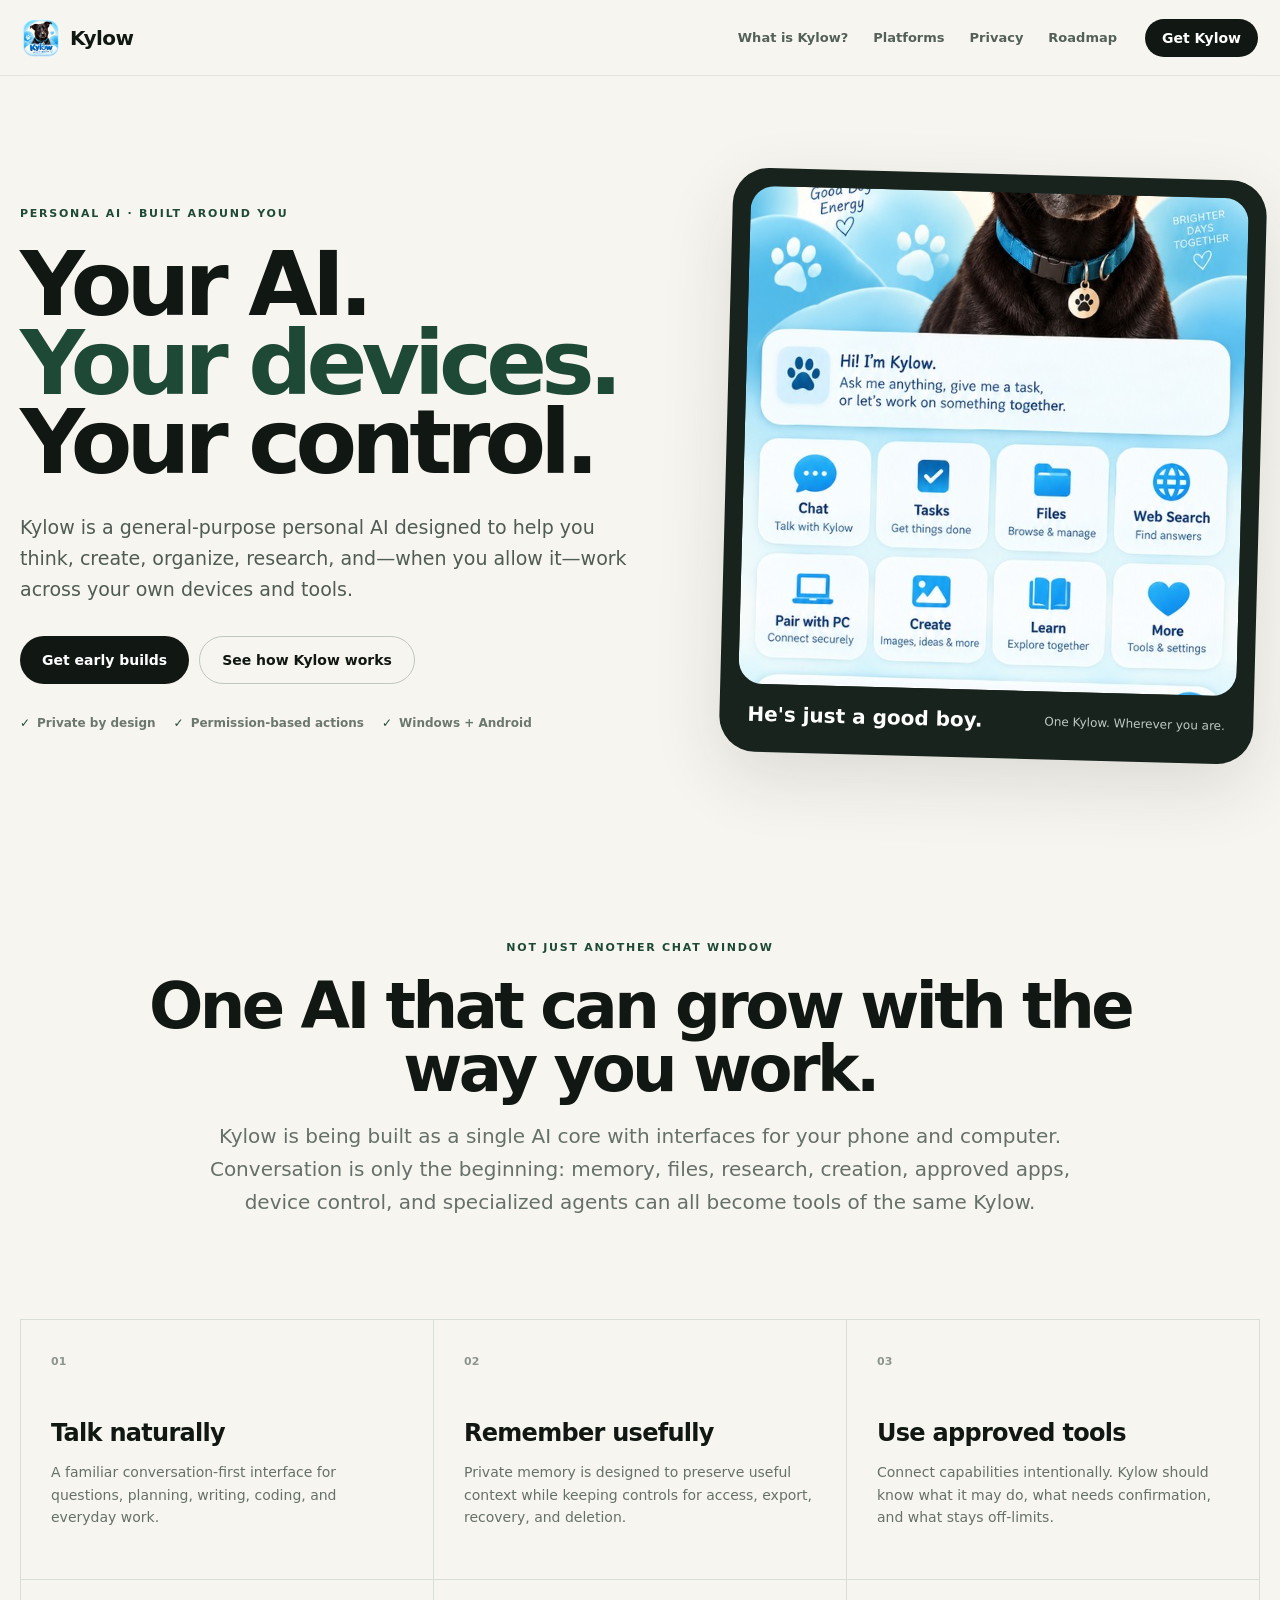
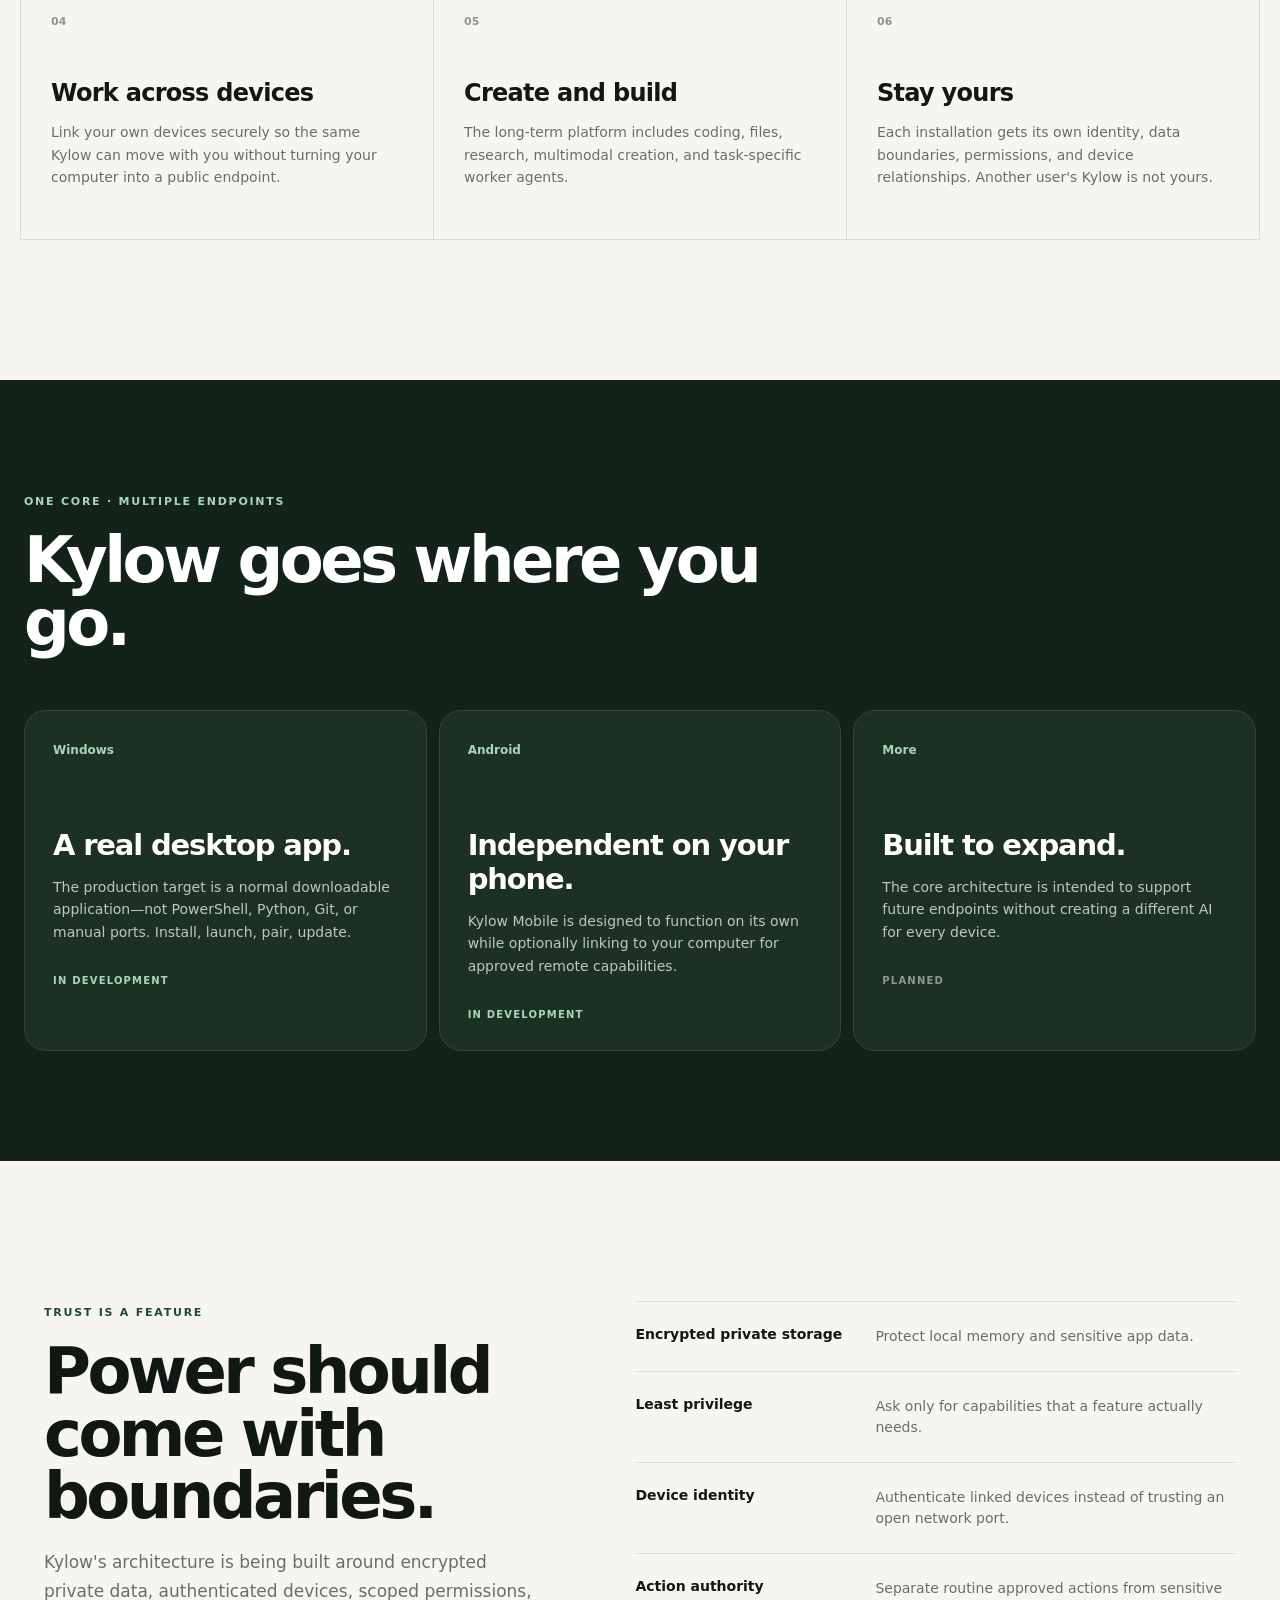
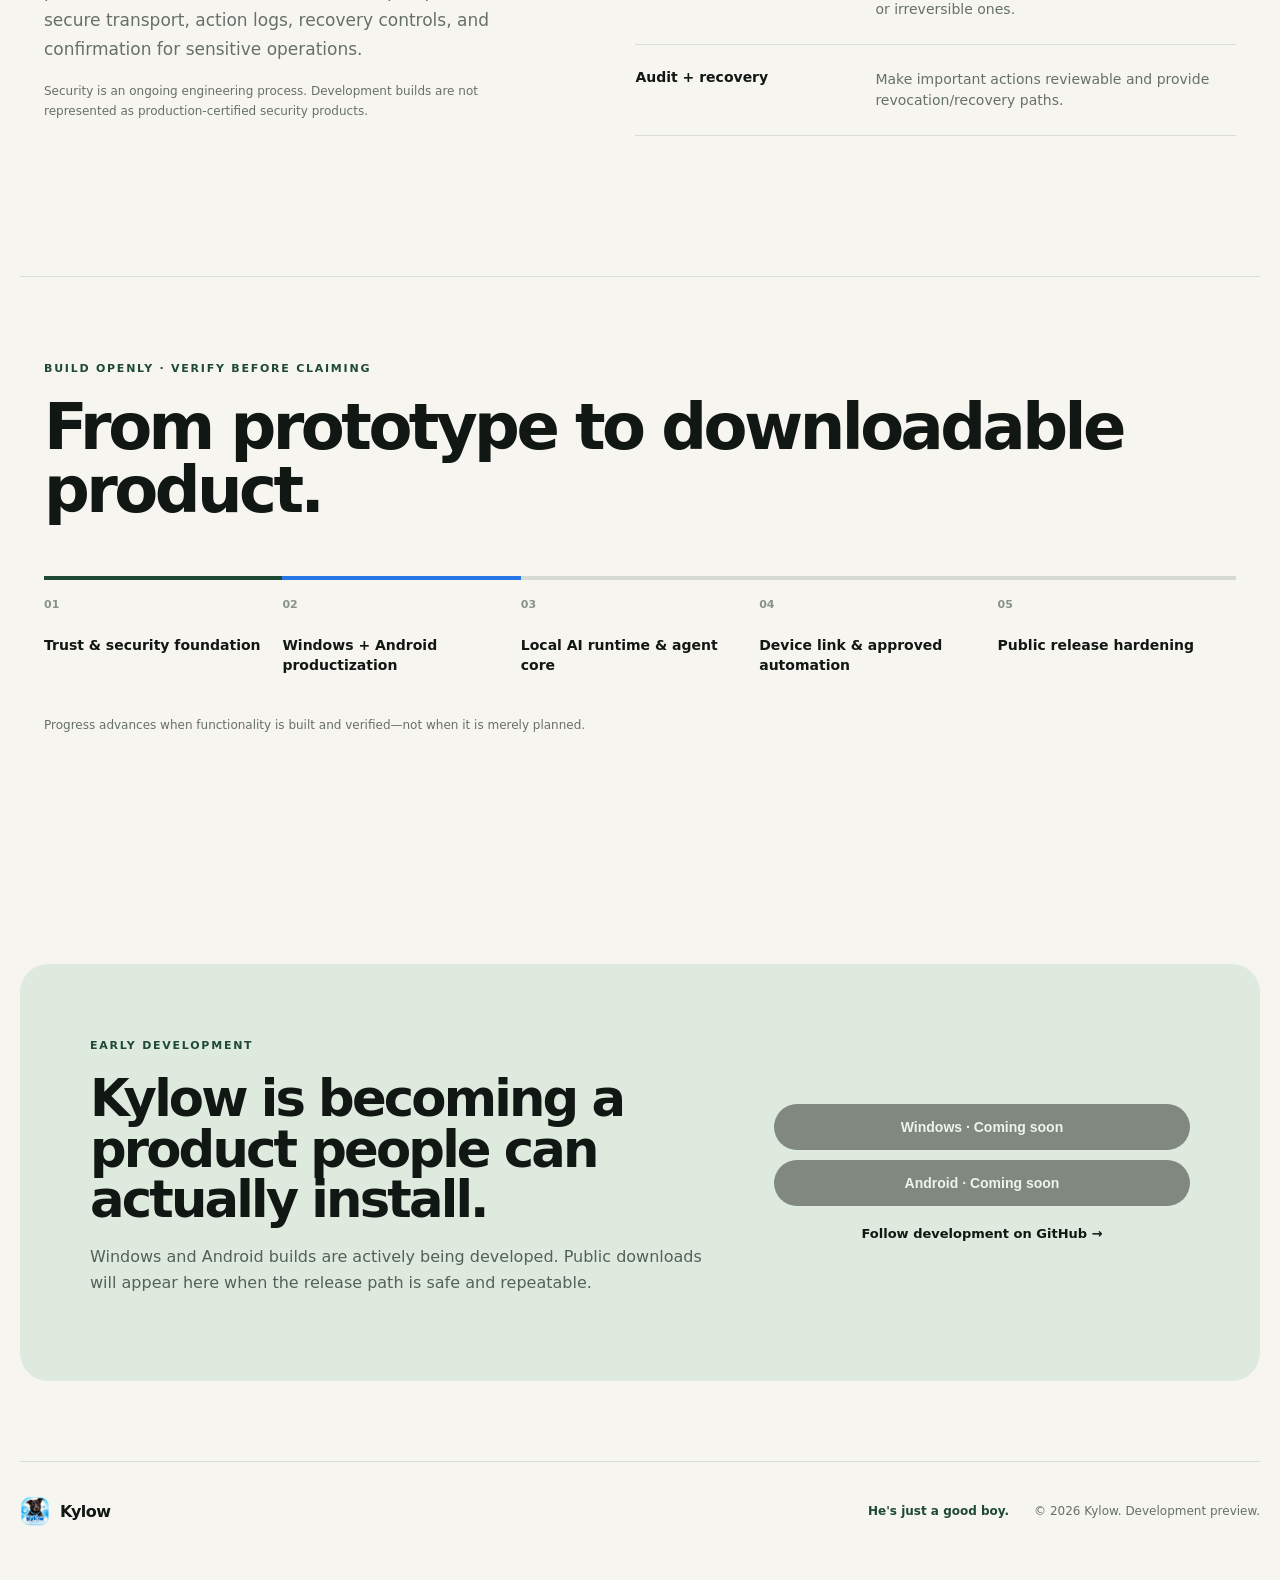
<file: index.html>
<!doctype html>
<html lang="en">
<head>
<meta charset="utf-8"><meta name="viewport" content="width=device-width,initial-scale=1,viewport-fit=cover">
<meta name="theme-color" content="#f7f5ef">
<meta name="description" content="Kylow is a personal AI being built to work across your devices, with private memory, approved tools, and user-controlled automation.">
<title>Kylow — He's just a good boy.</title>
<link rel="icon" type="image/png" href="./android/app/src/main/res/drawable-nodpi/kylow_launcher_512.png">
<link rel="stylesheet" href="./assets/styles.css">
</head>
<body>
<header class="site-header"><a class="brand" href="#top"><img src="./android/app/src/main/res/drawable-nodpi/kylow_launcher_512.png" alt=""><span>Kylow</span></a><nav aria-label="Primary"><a href="#what">What is Kylow?</a><a href="#platforms">Platforms</a><a href="#privacy">Privacy</a><a href="#roadmap">Roadmap</a></nav><a class="button small" href="#download">Get Kylow</a></header>
<main id="top">
<section class="hero"><div class="hero-copy"><span class="kicker">PERSONAL AI · BUILT AROUND YOU</span><h1>Your AI.<br><em>Your devices.</em><br>Your control.</h1><p>Kylow is a general-purpose personal AI designed to help you think, create, organize, research, and—when you allow it—work across your own devices and tools.</p><div class="actions"><a class="button" href="#download">Get early builds</a><a class="button ghost" href="#what">See how Kylow works</a></div><div class="trustline"><span>Private by design</span><span>Permission-based actions</span><span>Windows + Android</span></div></div><div class="hero-art"><div class="art-card"><img src="./android/app/src/main/res/drawable-nodpi/kylow_ui_600.jpg" alt="Kylow app artwork featuring the friendly black dog mascot"><div class="art-caption"><b>He's just a good boy.</b><span>One Kylow. Wherever you are.</span></div></div></div></section>
<section class="statement" id="what"><span class="kicker">NOT JUST ANOTHER CHAT WINDOW</span><h2>One AI that can grow with the way you work.</h2><p>Kylow is being built as a single AI core with interfaces for your phone and computer. Conversation is only the beginning: memory, files, research, creation, approved apps, device control, and specialized agents can all become tools of the same Kylow.</p></section>
<section class="feature-grid"><article><span>01</span><h3>Talk naturally</h3><p>A familiar conversation-first interface for questions, planning, writing, coding, and everyday work.</p></article><article><span>02</span><h3>Remember usefully</h3><p>Private memory is designed to preserve useful context while keeping controls for access, export, recovery, and deletion.</p></article><article><span>03</span><h3>Use approved tools</h3><p>Connect capabilities intentionally. Kylow should know what it may do, what needs confirmation, and what stays off-limits.</p></article><article><span>04</span><h3>Work across devices</h3><p>Link your own devices securely so the same Kylow can move with you without turning your computer into a public endpoint.</p></article><article><span>05</span><h3>Create and build</h3><p>The long-term platform includes coding, files, research, multimodal creation, and task-specific worker agents.</p></article><article><span>06</span><h3>Stay yours</h3><p>Each installation gets its own identity, data boundaries, permissions, and device relationships. Another user's Kylow is not yours.</p></article></section>
<section class="platforms" id="platforms"><div><span class="kicker">ONE CORE · MULTIPLE ENDPOINTS</span><h2>Kylow goes where you go.</h2></div><div class="platform-cards"><article><b>Windows</b><h3>A real desktop app.</h3><p>The production target is a normal downloadable application—not PowerShell, Python, Git, or manual ports. Install, launch, pair, update.</p><span class="status">IN DEVELOPMENT</span></article><article><b>Android</b><h3>Independent on your phone.</h3><p>Kylow Mobile is designed to function on its own while optionally linking to your computer for approved remote capabilities.</p><span class="status">IN DEVELOPMENT</span></article><article><b>More</b><h3>Built to expand.</h3><p>The core architecture is intended to support future endpoints without creating a different AI for every device.</p><span class="status muted">PLANNED</span></article></div></section>
<section class="privacy" id="privacy"><div class="privacy-copy"><span class="kicker">TRUST IS A FEATURE</span><h2>Power should come with boundaries.</h2><p>Kylow's architecture is being built around encrypted private data, authenticated devices, scoped permissions, secure transport, action logs, recovery controls, and confirmation for sensitive operations.</p><p class="fine">Security is an ongoing engineering process. Development builds are not represented as production-certified security products.</p></div><div class="privacy-list"><div><b>Encrypted private storage</b><span>Protect local memory and sensitive app data.</span></div><div><b>Least privilege</b><span>Ask only for capabilities that a feature actually needs.</span></div><div><b>Device identity</b><span>Authenticate linked devices instead of trusting an open network port.</span></div><div><b>Action authority</b><span>Separate routine approved actions from sensitive or irreversible ones.</span></div><div><b>Audit + recovery</b><span>Make important actions reviewable and provide revocation/recovery paths.</span></div></div></section>
<section class="roadmap" id="roadmap"><span class="kicker">BUILD OPENLY · VERIFY BEFORE CLAIMING</span><h2>From prototype to downloadable product.</h2><div class="steps"><div class="done"><b>01</b><span>Trust & security foundation</span></div><div class="active"><b>02</b><span>Windows + Android productization</span></div><div><b>03</b><span>Local AI runtime & agent core</span></div><div><b>04</b><span>Device link & approved automation</span></div><div><b>05</b><span>Public release hardening</span></div></div><p class="roadmap-note">Progress advances when functionality is built and verified—not when it is merely planned.</p></section>
<section class="download" id="download"><div><span class="kicker">EARLY DEVELOPMENT</span><h2>Kylow is becoming a product people can actually install.</h2><p>Windows and Android builds are actively being developed. Public downloads will appear here when the release path is safe and repeatable.</p></div><div class="download-actions"><button class="button disabled" disabled>Windows · Coming soon</button><button class="button disabled" disabled>Android · Coming soon</button><a class="text-link" href="https://github.com/vincentguerrerojrTLA/personal-ai">Follow development on GitHub →</a></div></section>
</main>
<footer><div class="brand"><img src="./android/app/src/main/res/drawable-nodpi/kylow_launcher_512.png" alt=""><span>Kylow</span></div><p>He's just a good boy.</p><span>© 2026 Kylow. Development preview.</span></footer>
</body></html>
</file>
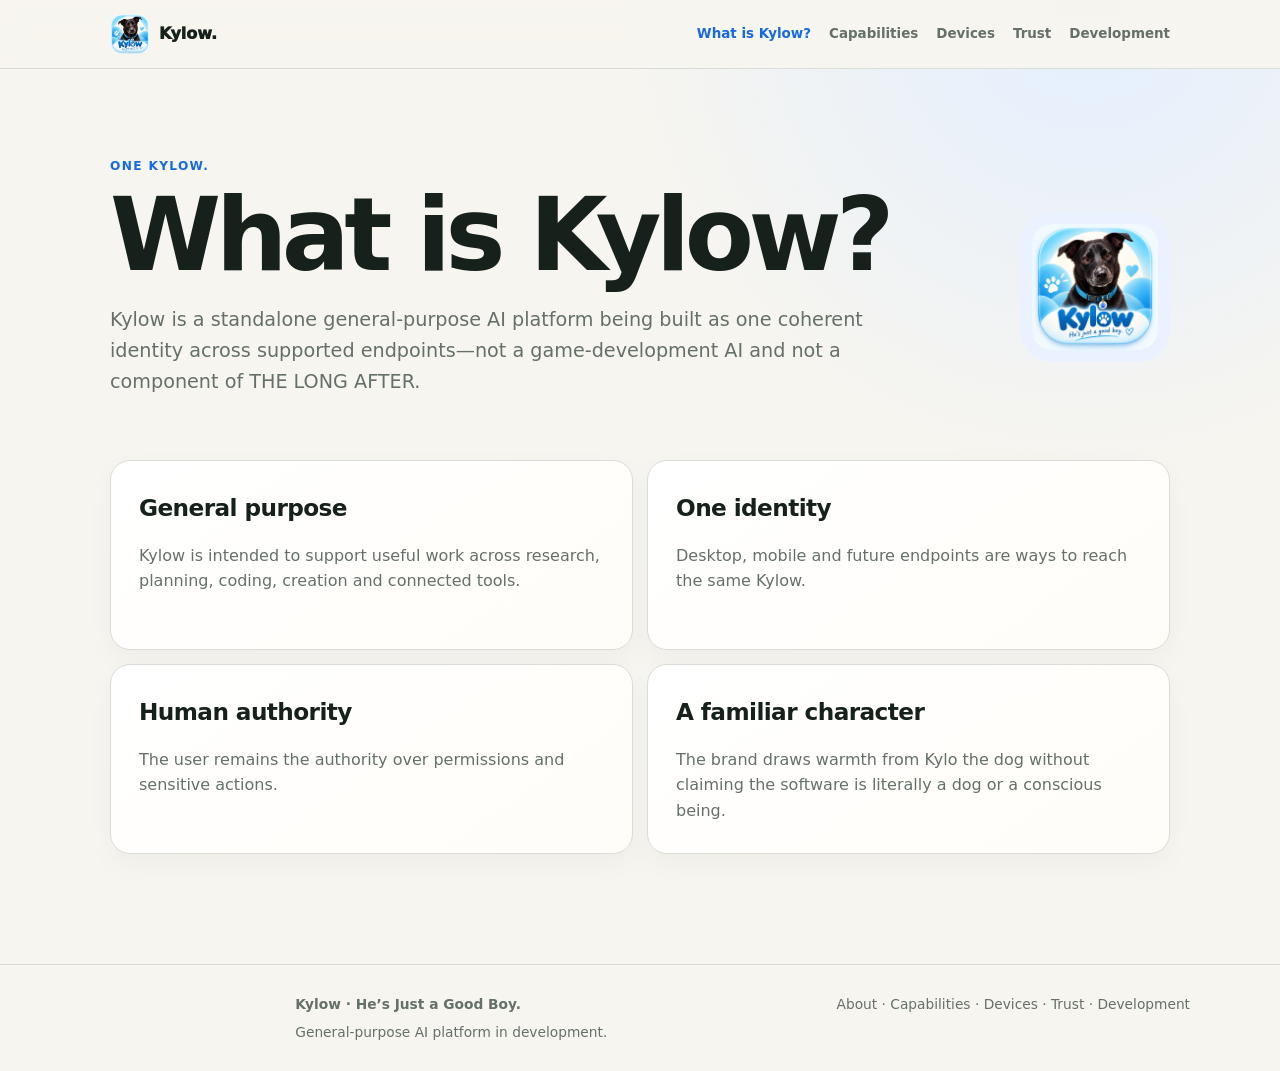
<file: about.html>
<!doctype html><html lang="en"><head><meta charset="utf-8"><meta name="viewport" content="width=device-width,initial-scale=1"><meta name="theme-color" content="#f7f5ef"><meta name="description" content="Kylow is a standalone general-purpose AI platform being built as one coherent identity across supported endpoints—not a game-development AI and not a component of THE LONG AFTER."><title>What is Kylow? — Kylow</title><link rel="icon" href="./android/app/src/main/res/drawable-nodpi/kylow_launcher_512.png"><link rel="stylesheet" href="./assets/site.css"></head><body><a class="skip" href="#main">Skip to content</a><header><nav class="nav" aria-label="Primary"><a class="brand" href="./index.html"><img src="./android/app/src/main/res/drawable-nodpi/kylow_launcher_512.png" alt="">Kylow.</a><div class="links"><a href="./about.html" aria-current="page">What is Kylow?</a><a href="./capabilities.html">Capabilities</a><a href="./devices.html">Devices</a><a href="./trust.html">Trust</a><a href="./development.html">Development</a></div></nav></header><main id="main"><div class="hero-mark"><div><div class="k">One Kylow.</div><h1>What is Kylow?</h1><p class="lead">Kylow is a standalone general-purpose AI platform being built as one coherent identity across supported endpoints—not a game-development AI and not a component of THE LONG AFTER.</p></div><img src="./android/app/src/main/res/drawable-nodpi/kylow_launcher_512.png" alt="Kylow dog logo"></div><div class="grid"><article class="card"><h2>General purpose</h2><p>Kylow is intended to support useful work across research, planning, coding, creation and connected tools.</p></article><article class="card"><h2>One identity</h2><p>Desktop, mobile and future endpoints are ways to reach the same Kylow.</p></article><article class="card"><h2>Human authority</h2><p>The user remains the authority over permissions and sensitive actions.</p></article><article class="card"><h2>A familiar character</h2><p>The brand draws warmth from Kylo the dog without claiming the software is literally a dog or a conscious being.</p></article></div></main><footer><div class="footer-grid"><div><strong>Kylow · He’s Just a Good Boy.</strong><p>General-purpose AI platform in development.</p></div><nav aria-label="Footer"><a href="./about.html">About</a> · <a href="./capabilities.html">Capabilities</a> · <a href="./devices.html">Devices</a> · <a href="./trust.html">Trust</a> · <a href="./development.html">Development</a></nav></div></footer></body></html>
</file>
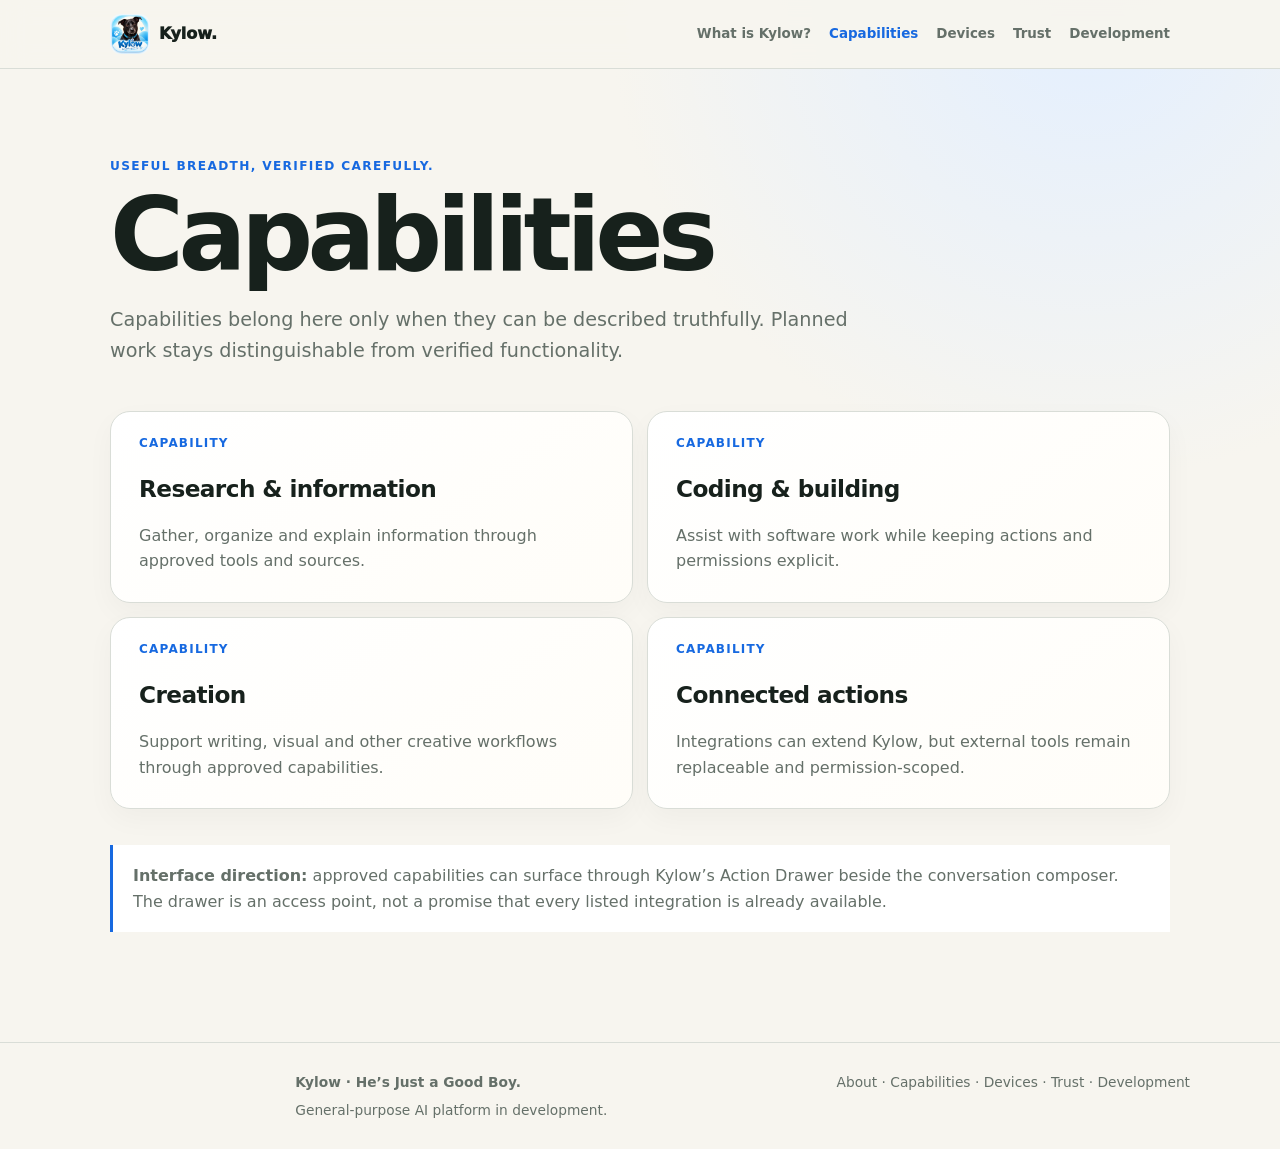
<file: capabilities.html>
<!doctype html><html lang="en"><head><meta charset="utf-8"><meta name="viewport" content="width=device-width,initial-scale=1"><meta name="theme-color" content="#f7f5ef"><meta name="description" content="Capabilities belong here only when they can be described truthfully. Planned work stays distinguishable from verified functionality."><title>Capabilities — Kylow</title><link rel="icon" href="./android/app/src/main/res/drawable-nodpi/kylow_launcher_512.png"><link rel="stylesheet" href="./assets/site.css"></head><body><a class="skip" href="#main">Skip to content</a><header><nav class="nav" aria-label="Primary"><a class="brand" href="./index.html"><img src="./android/app/src/main/res/drawable-nodpi/kylow_launcher_512.png" alt="">Kylow.</a><div class="links"><a href="./about.html">What is Kylow?</a><a href="./capabilities.html" aria-current="page">Capabilities</a><a href="./devices.html">Devices</a><a href="./trust.html">Trust</a><a href="./development.html">Development</a></div></nav></header><main id="main"><div class="k">Useful breadth, verified carefully.</div><h1>Capabilities</h1><p class="lead">Capabilities belong here only when they can be described truthfully. Planned work stays distinguishable from verified functionality.</p><div class="grid capability-grid"><article class="card" data-step="CAPABILITY"><h2>Research & information</h2><p>Gather, organize and explain information through approved tools and sources.</p></article><article class="card" data-step="CAPABILITY"><h2>Coding & building</h2><p>Assist with software work while keeping actions and permissions explicit.</p></article><article class="card" data-step="CAPABILITY"><h2>Creation</h2><p>Support writing, visual and other creative workflows through approved capabilities.</p></article><article class="card" data-step="CAPABILITY"><h2>Connected actions</h2><p>Integrations can extend Kylow, but external tools remain replaceable and permission-scoped.</p></article></div><aside class="note"><strong>Interface direction:</strong> approved capabilities can surface through Kylow’s Action Drawer beside the conversation composer. The drawer is an access point, not a promise that every listed integration is already available.</aside></main><footer><div class="footer-grid"><div><strong>Kylow · He’s Just a Good Boy.</strong><p>General-purpose AI platform in development.</p></div><nav aria-label="Footer"><a href="./about.html">About</a> · <a href="./capabilities.html">Capabilities</a> · <a href="./devices.html">Devices</a> · <a href="./trust.html">Trust</a> · <a href="./development.html">Development</a></nav></div></footer></body></html>
</file>
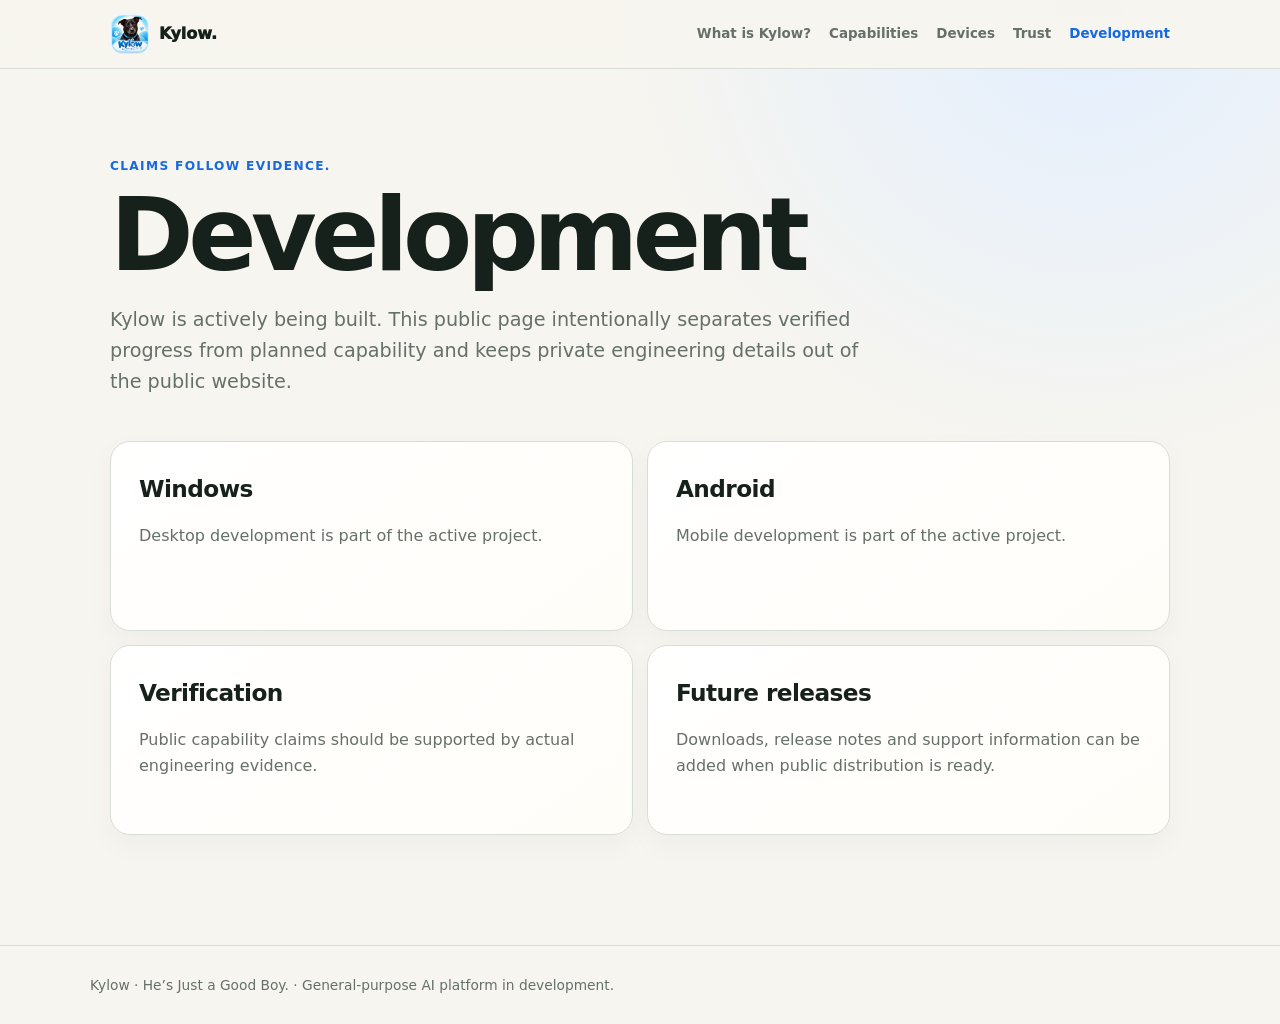
<file: development.html>
<!doctype html><html lang="en"><head><meta charset="utf-8"><meta name="viewport" content="width=device-width,initial-scale=1"><meta name="theme-color" content="#f7f5ef"><meta name="description" content="Kylow is actively being built. This public page intentionally separates verified progress from planned capability and keeps private engineering details out of the public website."><title>Development — Kylow</title><link rel="icon" href="./android/app/src/main/res/drawable-nodpi/kylow_launcher_512.png"><link rel="stylesheet" href="./assets/site.css"></head><body><a class="skip" href="#main">Skip to content</a><header><nav class="nav" aria-label="Primary"><a class="brand" href="./index.html"><img src="./android/app/src/main/res/drawable-nodpi/kylow_launcher_512.png" alt="">Kylow.</a><div class="links"><a href="./about.html">What is Kylow?</a><a href="./capabilities.html">Capabilities</a><a href="./devices.html">Devices</a><a href="./trust.html">Trust</a><a href="./development.html" aria-current="page">Development</a></div></nav></header><main id="main"><div class="k">Claims follow evidence.</div><h1>Development</h1><p class="lead">Kylow is actively being built. This public page intentionally separates verified progress from planned capability and keeps private engineering details out of the public website.</p><div class="grid"><article class="card"><h2>Windows</h2><p>Desktop development is part of the active project.</p></article><article class="card"><h2>Android</h2><p>Mobile development is part of the active project.</p></article><article class="card"><h2>Verification</h2><p>Public capability claims should be supported by actual engineering evidence.</p></article><article class="card"><h2>Future releases</h2><p>Downloads, release notes and support information can be added when public distribution is ready.</p></article></div></main><footer><div>Kylow · He’s Just a Good Boy. · General-purpose AI platform in development.</div></footer></body></html>
</file>
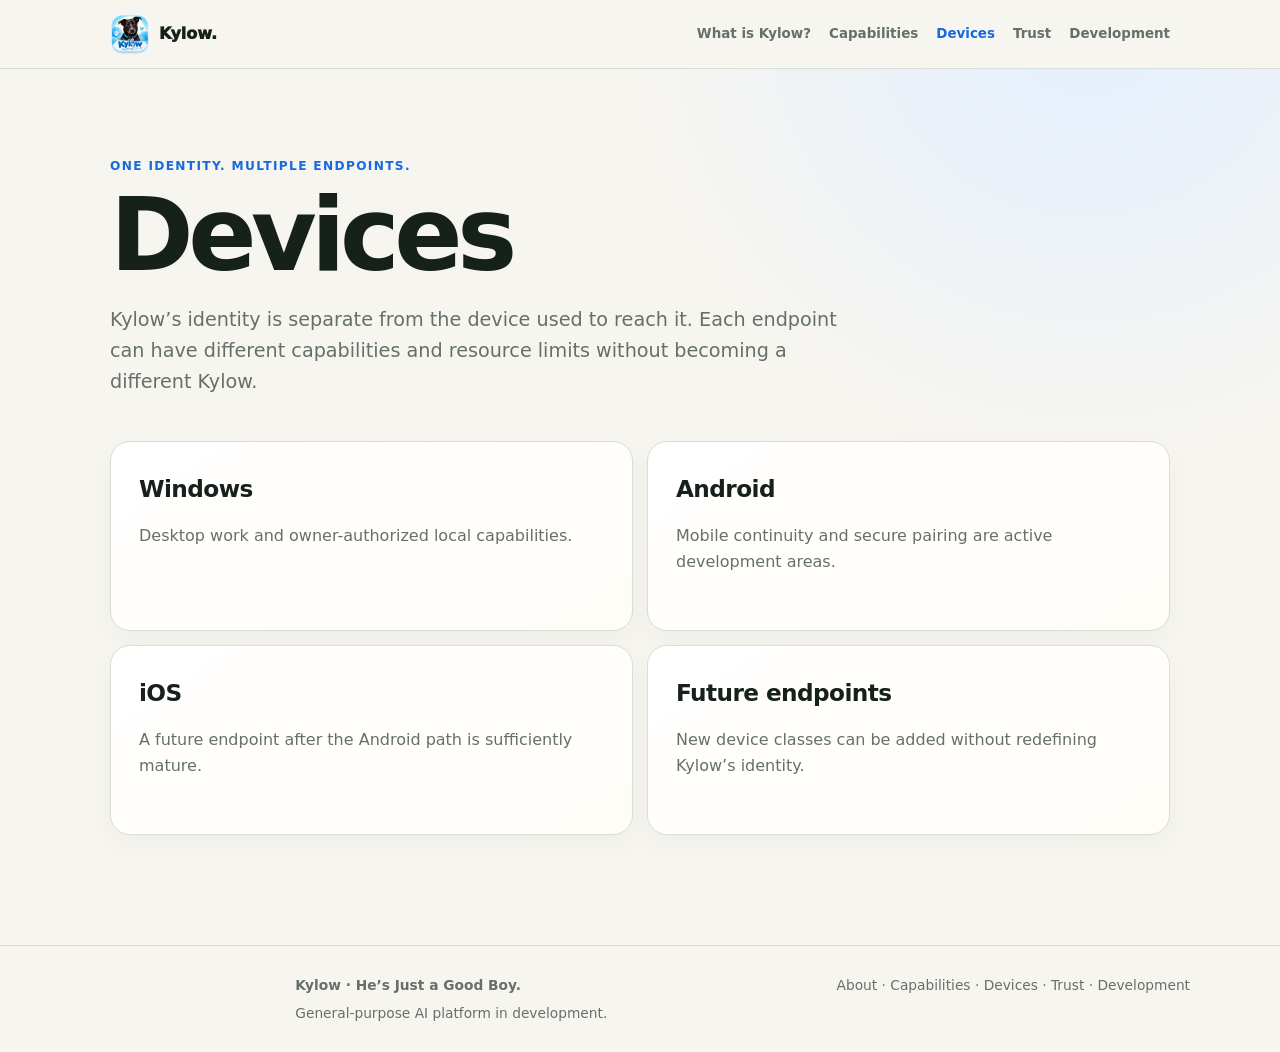
<file: devices.html>
<!doctype html><html lang="en"><head><meta charset="utf-8"><meta name="viewport" content="width=device-width,initial-scale=1"><meta name="theme-color" content="#f7f5ef"><meta name="description" content="Kylow’s identity is separate from the device used to reach it. Each endpoint can have different capabilities and resource limits without becoming a different Kylow."><title>Devices — Kylow</title><link rel="icon" href="./android/app/src/main/res/drawable-nodpi/kylow_launcher_512.png"><link rel="stylesheet" href="./assets/site.css"></head><body><a class="skip" href="#main">Skip to content</a><header><nav class="nav" aria-label="Primary"><a class="brand" href="./index.html"><img src="./android/app/src/main/res/drawable-nodpi/kylow_launcher_512.png" alt="">Kylow.</a><div class="links"><a href="./about.html">What is Kylow?</a><a href="./capabilities.html">Capabilities</a><a href="./devices.html" aria-current="page">Devices</a><a href="./trust.html">Trust</a><a href="./development.html">Development</a></div></nav></header><main id="main"><div class="k">One identity. Multiple endpoints.</div><h1>Devices</h1><p class="lead">Kylow’s identity is separate from the device used to reach it. Each endpoint can have different capabilities and resource limits without becoming a different Kylow.</p><div class="grid"><article class="card"><h2>Windows</h2><p>Desktop work and owner-authorized local capabilities.</p></article><article class="card"><h2>Android</h2><p>Mobile continuity and secure pairing are active development areas.</p></article><article class="card"><h2>iOS</h2><p>A future endpoint after the Android path is sufficiently mature.</p></article><article class="card"><h2>Future endpoints</h2><p>New device classes can be added without redefining Kylow’s identity.</p></article></div></main><footer><div class="footer-grid"><div><strong>Kylow · He’s Just a Good Boy.</strong><p>General-purpose AI platform in development.</p></div><nav aria-label="Footer"><a href="./about.html">About</a> · <a href="./capabilities.html">Capabilities</a> · <a href="./devices.html">Devices</a> · <a href="./trust.html">Trust</a> · <a href="./development.html">Development</a></nav></div></footer></body></html>
</file>
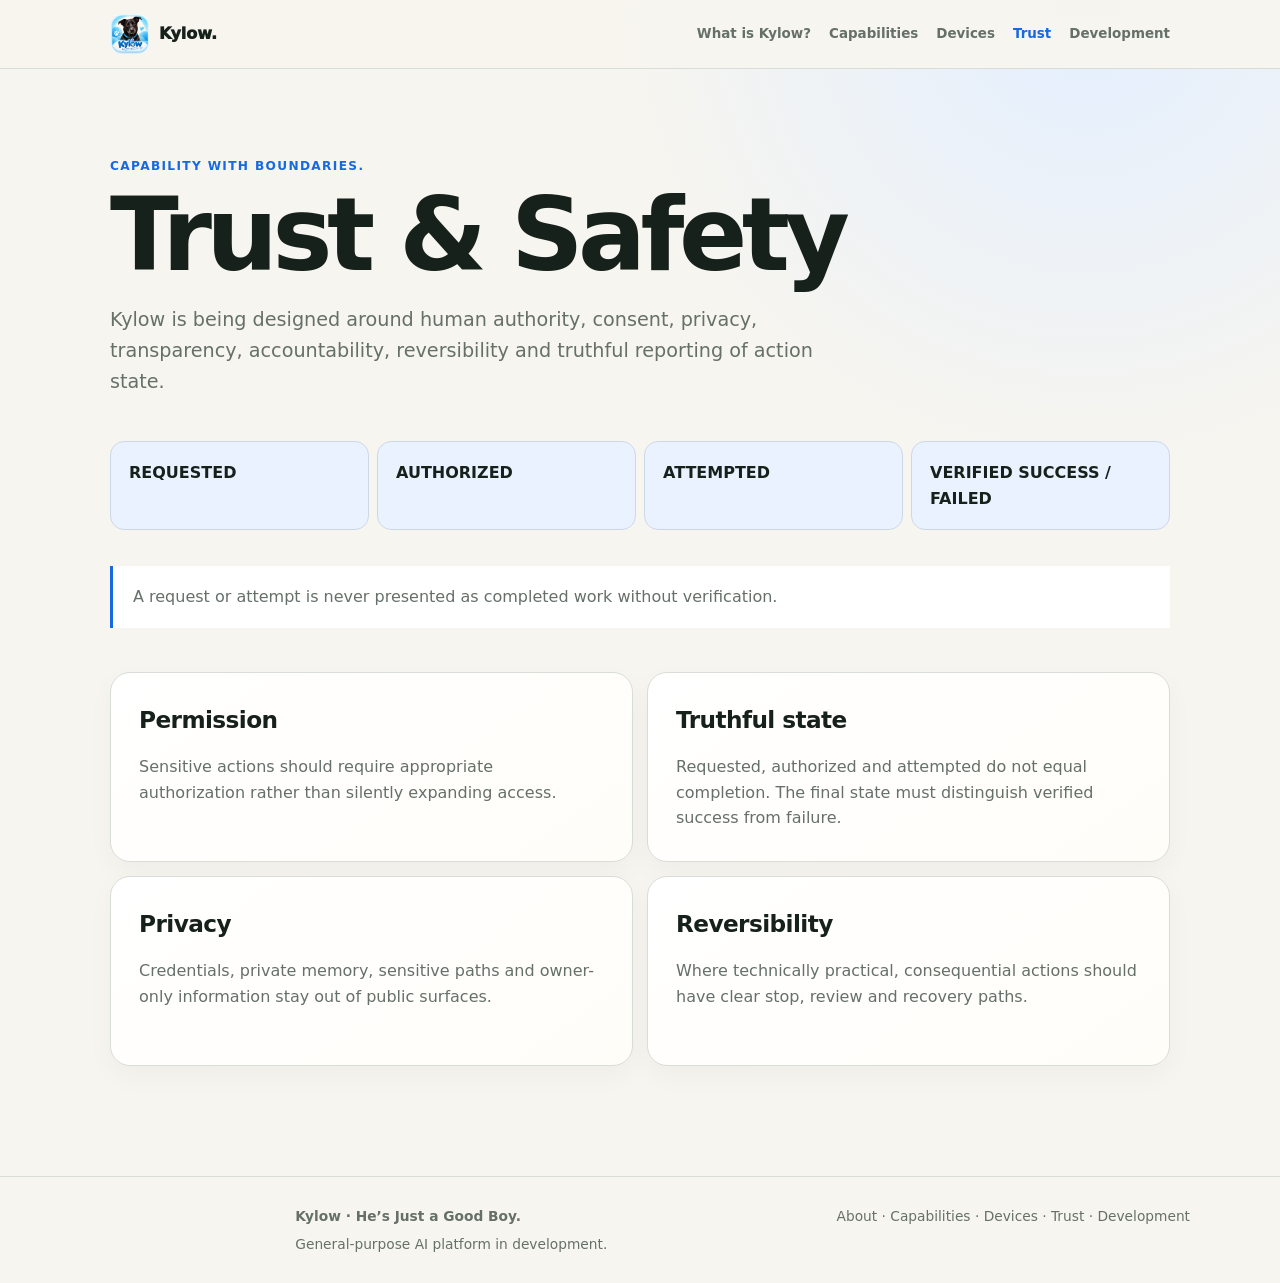
<file: trust.html>
<!doctype html><html lang="en"><head><meta charset="utf-8"><meta name="viewport" content="width=device-width,initial-scale=1"><meta name="theme-color" content="#f7f5ef"><meta name="description" content="Kylow is being designed around human authority, consent, privacy, transparency, accountability, reversibility and truthful reporting of action state."><title>Trust & Safety — Kylow</title><link rel="icon" href="./android/app/src/main/res/drawable-nodpi/kylow_launcher_512.png"><link rel="stylesheet" href="./assets/site.css"></head><body><a class="skip" href="#main">Skip to content</a><header><nav class="nav" aria-label="Primary"><a class="brand" href="./index.html"><img src="./android/app/src/main/res/drawable-nodpi/kylow_launcher_512.png" alt="">Kylow.</a><div class="links"><a href="./about.html">What is Kylow?</a><a href="./capabilities.html">Capabilities</a><a href="./devices.html">Devices</a><a href="./trust.html" aria-current="page">Trust</a><a href="./development.html">Development</a></div></nav></header><main id="main"><div class="k">Capability with boundaries.</div><h1>Trust & Safety</h1><p class="lead">Kylow is being designed around human authority, consent, privacy, transparency, accountability, reversibility and truthful reporting of action state.</p><div class="trust-flow"><div>REQUESTED</div><div>AUTHORIZED</div><div>ATTEMPTED</div><div>VERIFIED SUCCESS / FAILED</div></div><aside class="note">A request or attempt is never presented as completed work without verification.</aside><div class="grid"><article class="card"><h2>Permission</h2><p>Sensitive actions should require appropriate authorization rather than silently expanding access.</p></article><article class="card"><h2>Truthful state</h2><p>Requested, authorized and attempted do not equal completion. The final state must distinguish verified success from failure.</p></article><article class="card"><h2>Privacy</h2><p>Credentials, private memory, sensitive paths and owner-only information stay out of public surfaces.</p></article><article class="card"><h2>Reversibility</h2><p>Where technically practical, consequential actions should have clear stop, review and recovery paths.</p></article></div></main><footer><div class="footer-grid"><div><strong>Kylow · He’s Just a Good Boy.</strong><p>General-purpose AI platform in development.</p></div><nav aria-label="Footer"><a href="./about.html">About</a> · <a href="./capabilities.html">Capabilities</a> · <a href="./devices.html">Devices</a> · <a href="./trust.html">Trust</a> · <a href="./development.html">Development</a></nav></div></footer></body></html>
</file>
<file: assets/styles.css>
:root{--ink:#111713;--muted:#66706a;--paper:#f7f5ef;--card:#fffdf8;--line:#d9ddd7;--green:#1f4937;--mint:#dfeadf;--blue:#2875e8;--shadow:0 24px 70px rgba(24,37,29,.12);--radius:28px}*{box-sizing:border-box}html{scroll-behavior:smooth}body{margin:0;background:var(--paper);color:var(--ink);font-family:Inter,ui-sans-serif,system-ui,-apple-system,"Segoe UI",sans-serif}a{color:inherit;text-decoration:none}.site-header{height:76px;display:flex;align-items:center;gap:28px;padding:0 max(22px,calc((100vw - 1240px)/2));position:sticky;top:0;z-index:20;background:rgba(247,245,239,.9);backdrop-filter:blur(18px);border-bottom:1px solid rgba(17,23,19,.08)}.brand{display:flex;align-items:center;gap:10px;font-weight:850;font-size:20px;letter-spacing:-.03em}.brand img{width:38px;height:38px;border-radius:12px}.site-header nav{display:flex;gap:25px;margin-left:auto;font-size:13px;font-weight:650;color:#536059}.site-header nav a:hover{color:var(--ink)}.button{display:inline-flex;align-items:center;justify-content:center;border:0;border-radius:999px;background:var(--ink);color:white;padding:15px 22px;font-weight:750;font-size:14px;cursor:pointer}.button.small{padding:11px 17px}.button.ghost{background:transparent;color:var(--ink);border:1px solid #bfc7c0}.button.disabled{opacity:.46;cursor:not-allowed}.hero{max-width:1240px;margin:auto;min-height:760px;padding:90px 0 70px;display:grid;grid-template-columns:1.08fr .92fr;gap:80px;align-items:center}.kicker{font-size:11px;letter-spacing:.16em;font-weight:850;color:var(--green)}h1{font-size:clamp(64px,7vw,104px);line-height:.88;letter-spacing:-.065em;margin:24px 0 30px}h1 em{font-style:normal;color:var(--green)}.hero-copy>p{max-width:650px;font-size:19px;line-height:1.65;color:#4f5b54}.actions{display:flex;gap:10px;margin-top:30px}.trustline{display:flex;gap:18px;flex-wrap:wrap;margin-top:32px;color:#6c776f;font-size:12px;font-weight:700}.trustline span:before{content:"✓";color:var(--green);margin-right:7px}.art-card{background:#17231c;padding:18px;border-radius:36px;box-shadow:var(--shadow);transform:rotate(1.5deg)}.art-card img{display:block;width:100%;aspect-ratio:1/1;object-fit:cover;border-radius:24px}.art-caption{padding:18px 10px 8px;color:white;display:flex;justify-content:space-between;gap:20px;align-items:center}.art-caption b{font-size:20px}.art-caption span{font-size:12px;color:#bdc9c1}.statement{max-width:1050px;margin:100px auto;padding:0 24px;text-align:center}.statement h2,.platforms h2,.privacy h2,.roadmap h2,.download h2{font-size:clamp(42px,5vw,72px);line-height:.98;letter-spacing:-.055em;margin:20px 0}.statement p{font-size:20px;line-height:1.65;color:var(--muted);max-width:880px;margin:auto}.feature-grid{max-width:1240px;margin:0 auto 140px;display:grid;grid-template-columns:repeat(3,1fr);border-top:1px solid var(--line);border-left:1px solid var(--line)}.feature-grid article{min-height:260px;padding:30px;border-right:1px solid var(--line);border-bottom:1px solid var(--line)}.feature-grid article>span{font-size:11px;font-weight:800;color:#8c958f}.feature-grid h3{font-size:24px;letter-spacing:-.03em;margin:50px 0 10px}.feature-grid p,.platform-cards p{color:var(--muted);line-height:1.6;font-size:14px}.platforms{background:#13231a;color:white;padding:110px max(24px,calc((100vw - 1240px)/2));}.platforms .kicker{color:#a8d6b9}.platforms>div:first-child{max-width:750px}.platform-cards{display:grid;grid-template-columns:repeat(3,1fr);gap:12px;margin-top:55px}.platform-cards article{background:#1d3024;border:1px solid #314638;border-radius:22px;padding:28px;min-height:310px}.platform-cards article>b{font-size:12px;color:#a8d6b9}.platform-cards h3{font-size:29px;margin:70px 0 10px;letter-spacing:-.04em}.platform-cards p{color:#bdc8c0}.status{display:inline-block;margin-top:18px;font-size:10px;font-weight:850;letter-spacing:.12em;color:#a8d6b9}.status.muted{color:#8c9b91}.privacy{max-width:1240px;margin:140px auto;display:grid;grid-template-columns:.9fr 1.1fr;gap:100px;padding:0 24px}.privacy-copy>p{font-size:17px;line-height:1.7;color:var(--muted)}.privacy-copy .fine{font-size:12px}.privacy-list{border-top:1px solid var(--line)}.privacy-list div{padding:24px 0;border-bottom:1px solid var(--line);display:grid;grid-template-columns:210px 1fr;gap:30px}.privacy-list b{font-size:14px}.privacy-list span{font-size:14px;line-height:1.5;color:var(--muted)}.roadmap{max-width:1240px;margin:0 auto 140px;padding:80px 24px;border-top:1px solid var(--line)}.steps{display:grid;grid-template-columns:repeat(5,1fr);margin-top:55px}.steps div{border-top:4px solid #d5dad5;padding:18px 18px 18px 0;min-height:120px}.steps div.done{border-color:var(--green)}.steps div.active{border-color:var(--blue)}.steps b{display:block;font-size:11px;color:#88928c;margin-bottom:24px}.steps span{font-weight:750;font-size:14px;line-height:1.35}.roadmap-note{color:var(--muted);font-size:12px;margin-top:22px}.download{max-width:1240px;margin:0 auto 80px;background:var(--mint);border-radius:var(--radius);padding:70px;display:grid;grid-template-columns:1.2fr .8fr;gap:60px;align-items:center}.download h2{font-size:clamp(38px,4vw,58px)}.download p{color:#536158;line-height:1.6}.download-actions{display:grid;gap:10px}.text-link{text-align:center;font-size:13px;font-weight:750;margin-top:10px}footer{max-width:1240px;margin:auto;padding:30px 0 50px;border-top:1px solid var(--line);display:flex;align-items:center;gap:25px;color:var(--muted);font-size:12px}footer p{margin-left:auto;font-weight:750;color:var(--green)}footer .brand{font-size:16px;color:var(--ink)}footer .brand img{width:30px;height:30px}@media(max-width:900px){.site-header{padding:0 18px}.site-header nav{display:none}.site-header .button{margin-left:auto}.hero{min-height:auto;padding:58px 22px 80px;grid-template-columns:1fr;gap:45px}.hero-art{max-width:580px}.feature-grid{margin:0 18px 90px;grid-template-columns:1fr 1fr}.platforms{padding:80px 22px}.platform-cards{grid-template-columns:1fr}.platform-cards article{min-height:220px}.platform-cards h3{margin-top:38px}.privacy{margin:90px auto;grid-template-columns:1fr;gap:40px}.steps{grid-template-columns:1fr}.steps div{min-height:auto;border-top:0;border-left:4px solid #d5dad5;padding:12px 0 22px 18px}.steps b{margin-bottom:7px}.download{margin:0 18px 60px;padding:38px 24px;grid-template-columns:1fr}footer{margin:0 18px}}@media(max-width:560px){h1{font-size:58px}.hero{padding-top:42px}.hero-copy>p{font-size:16px}.actions{display:grid}.trustline{gap:9px 14px}.feature-grid{grid-template-columns:1fr}.feature-grid article{min-height:210px}.feature-grid h3{margin-top:32px}.privacy-list div{grid-template-columns:1fr;gap:8px}.download{border-radius:20px}.art-caption{display:block}.art-caption span{display:block;margin-top:6px}.site-header{height:66px}.site-header .button.small{font-size:12px;padding:10px 13px}}
</file>
<file: assets/site.css>
:root{--bg:#f7f5ef;--paper:#fffdf8;--ink:#17211c;--muted:#657069;--line:#d9ddd7;--blue:#1769e0;--soft:#eaf2ff;--max:1100px}*{box-sizing:border-box}html{scroll-behavior:smooth}body{margin:0;background:radial-gradient(circle at 85% 0,#e3efff 0,transparent 30rem),var(--bg);color:var(--ink);font-family:Inter,system-ui,-apple-system,"Segoe UI",sans-serif;line-height:1.6}a{color:inherit}a:focus-visible{outline:3px solid var(--blue);outline-offset:4px}.skip{position:absolute;left:-9999px}.skip:focus{left:12px;top:12px;z-index:99;background:#fff;padding:10px}header{border-bottom:1px solid var(--line);background:rgba(247,245,239,.94);backdrop-filter:blur(14px);position:sticky;top:0;z-index:20}.nav{max-width:var(--max);margin:auto;padding:12px 20px;display:flex;align-items:center;gap:22px;min-height:68px}.brand{display:flex;align-items:center;gap:9px;text-decoration:none;font-weight:950}.brand img{width:40px;height:40px;border-radius:11px}.links{margin-left:auto;display:flex;gap:18px;flex-wrap:wrap}.links a{text-decoration:none;color:var(--muted);font-weight:750;font-size:.84rem;padding:8px 0}.links a:hover,.links a[aria-current=page]{color:var(--blue)}main{max-width:var(--max);margin:auto;padding:88px 20px 110px}.k{color:var(--blue);font-weight:850;font-size:.76rem;letter-spacing:.11em;text-transform:uppercase}h1{font-size:clamp(3rem,8vw,6.3rem);line-height:.9;letter-spacing:-.055em;margin:14px 0 24px;max-width:900px}.lead{max-width:760px;color:var(--muted);font-size:clamp(1.05rem,2vw,1.2rem)}.grid{display:grid;grid-template-columns:repeat(2,1fr);gap:14px;margin-top:44px}.card{background:linear-gradient(145deg,#fff,var(--paper));border:1px solid var(--line);border-radius:20px;padding:28px;min-height:190px;box-shadow:0 10px 28px rgba(23,33,28,.035);transition:transform .18s ease,box-shadow .18s ease}.card:hover{transform:translateY(-2px);box-shadow:0 16px 34px rgba(23,33,28,.07)}.card h2{font-size:1.45rem;margin:0 0 10px;letter-spacing:-.025em}.card p{color:var(--muted);margin-bottom:0}footer{border-top:1px solid var(--line);padding:28px 20px;color:var(--muted);font-size:.86rem}footer div{max-width:var(--max);margin:auto}@media(max-width:720px){.nav{align-items:flex-start;flex-direction:column}.links{margin-left:0;gap:12px 16px}.grid{grid-template-columns:1fr}main{padding-top:54px}.card{min-height:0}}@media(prefers-reduced-motion:reduce){html{scroll-behavior:auto}.card{transition:none}.card:hover{transform:none}}
/* Page-specific hierarchy */
.hero-mark{display:grid;grid-template-columns:1fr auto;gap:28px;align-items:center}.hero-mark img{width:150px;height:150px;object-fit:contain;border-radius:32px;background:var(--soft);padding:12px}.capability-grid .card{position:relative;padding-top:58px}.capability-grid .card::before{content:attr(data-step);position:absolute;top:22px;left:28px;color:var(--blue);font-weight:900;font-size:.75rem;letter-spacing:.1em}.trust-flow{display:grid;grid-template-columns:repeat(4,1fr);gap:8px;margin-top:44px}.trust-flow div{background:var(--soft);border:1px solid #cdd8e7;border-radius:14px;padding:18px;font-weight:850}.note{margin-top:36px;padding:18px 20px;border-left:3px solid var(--blue);background:white;color:var(--muted)}@media(max-width:720px){.hero-mark{grid-template-columns:1fr}.hero-mark img{width:110px;height:110px}.trust-flow{grid-template-columns:1fr 1fr}}
.footer-grid{display:flex;justify-content:space-between;align-items:flex-start;gap:24px}.footer-grid p{margin:.35rem 0 0}.footer-grid nav{text-align:right}.footer-grid a{text-decoration:none}.footer-grid a:hover{text-decoration:underline}@media(max-width:720px){.footer-grid{flex-direction:column}.footer-grid nav{text-align:left}}
</file>
